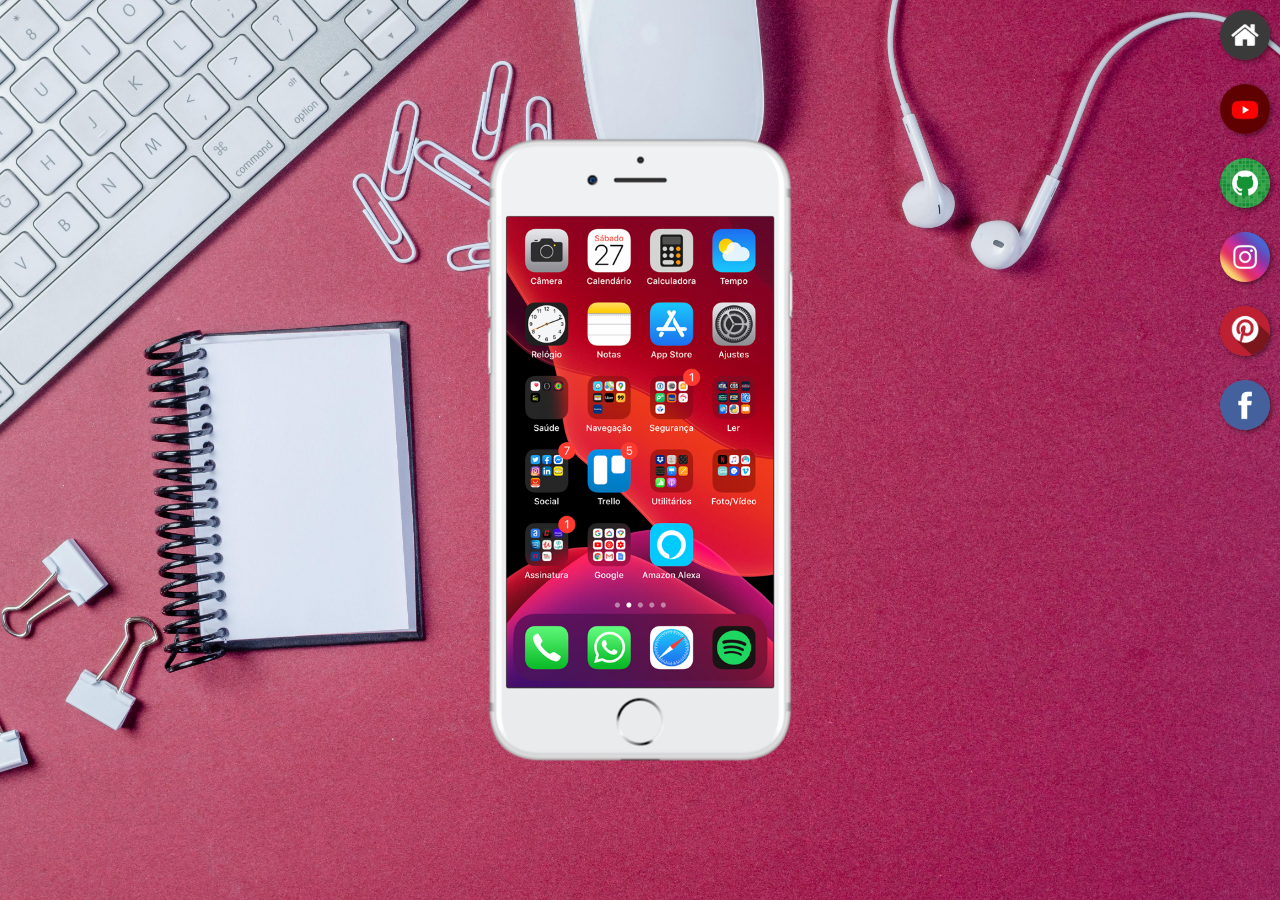
<file: index.html>
<!DOCTYPE html>
<html lang="pt-br">
<head>
    <meta charset="UTF-8">
    <meta name="viewport" content="width=device-width, initial-scale=1.0">
    <title>Projeto redes sociais</title>
    <link rel="shortcut icon" href="favicon.fabis" type="image/x-icon">
    <link rel="stylesheet" href="estilos/style.css">
</head>
<body>
    <main>
        <section id="telefone">
            <iframe src="home.html" name="tela" id="tela" frameborder="0"></iframe>
        </section>
        <section id="redes-sociais">
            <a href="home.html" target="tela"><img src="imagens/logo-home.jpg" alt="Home"></a><br>
            <a href="youtube.html" target="tela"><img src="imagens/logo-youtube.jpg" alt="Youtube"></a><br>
            <a href="github.html" target="tela"><img src="imagens/logo-github.jpg" alt="Github"></a><br>
            <a href="instagram.html" target="tela"><img src="imagens/logo-instagram.jpg" alt="Instagram"></a><br>
            <a href="pinterest.html" target="tela"><img src="imagens/logo-pinterest.png" alt="Pinterest"></a><br>
            <a href="facebook.html" target="tela"><img src="imagens/logo-facebook.jpg" alt="Facebook"></a>
        </section>
    </main>
</body>
</html>
</file>
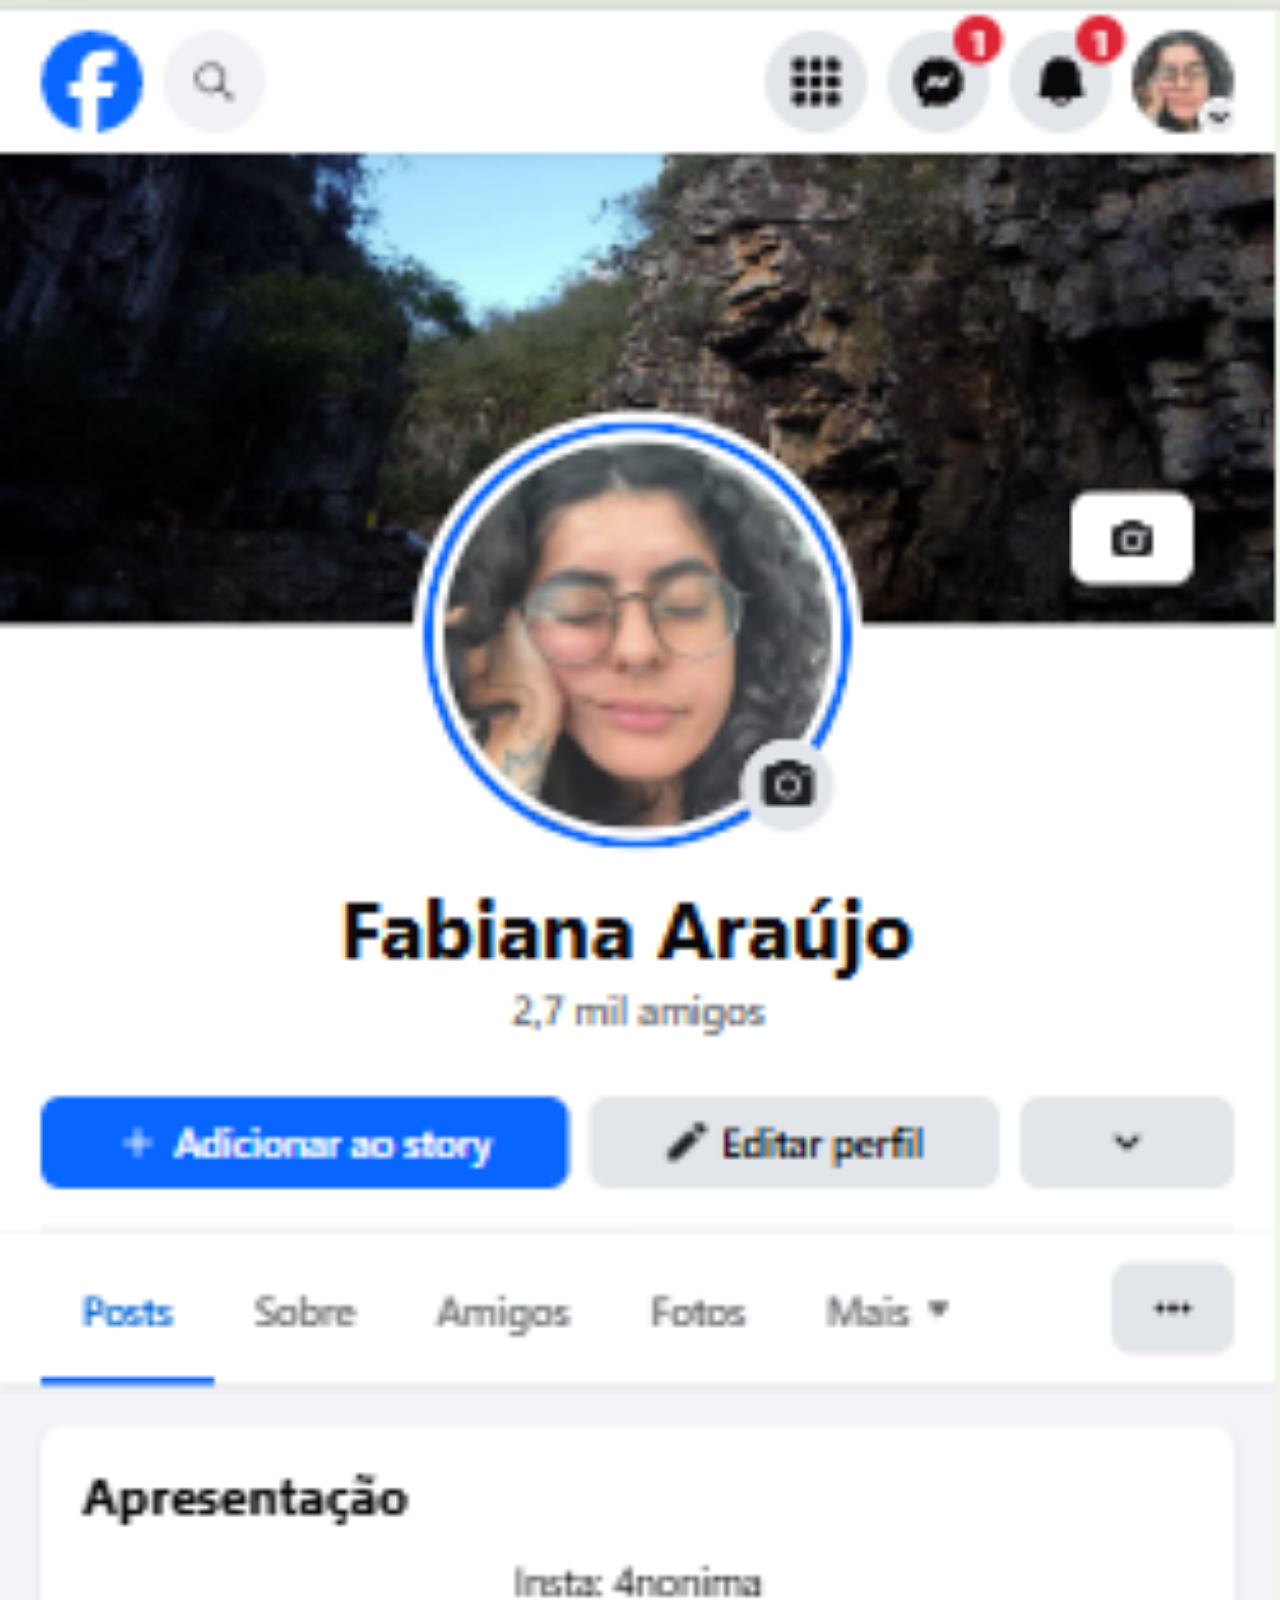
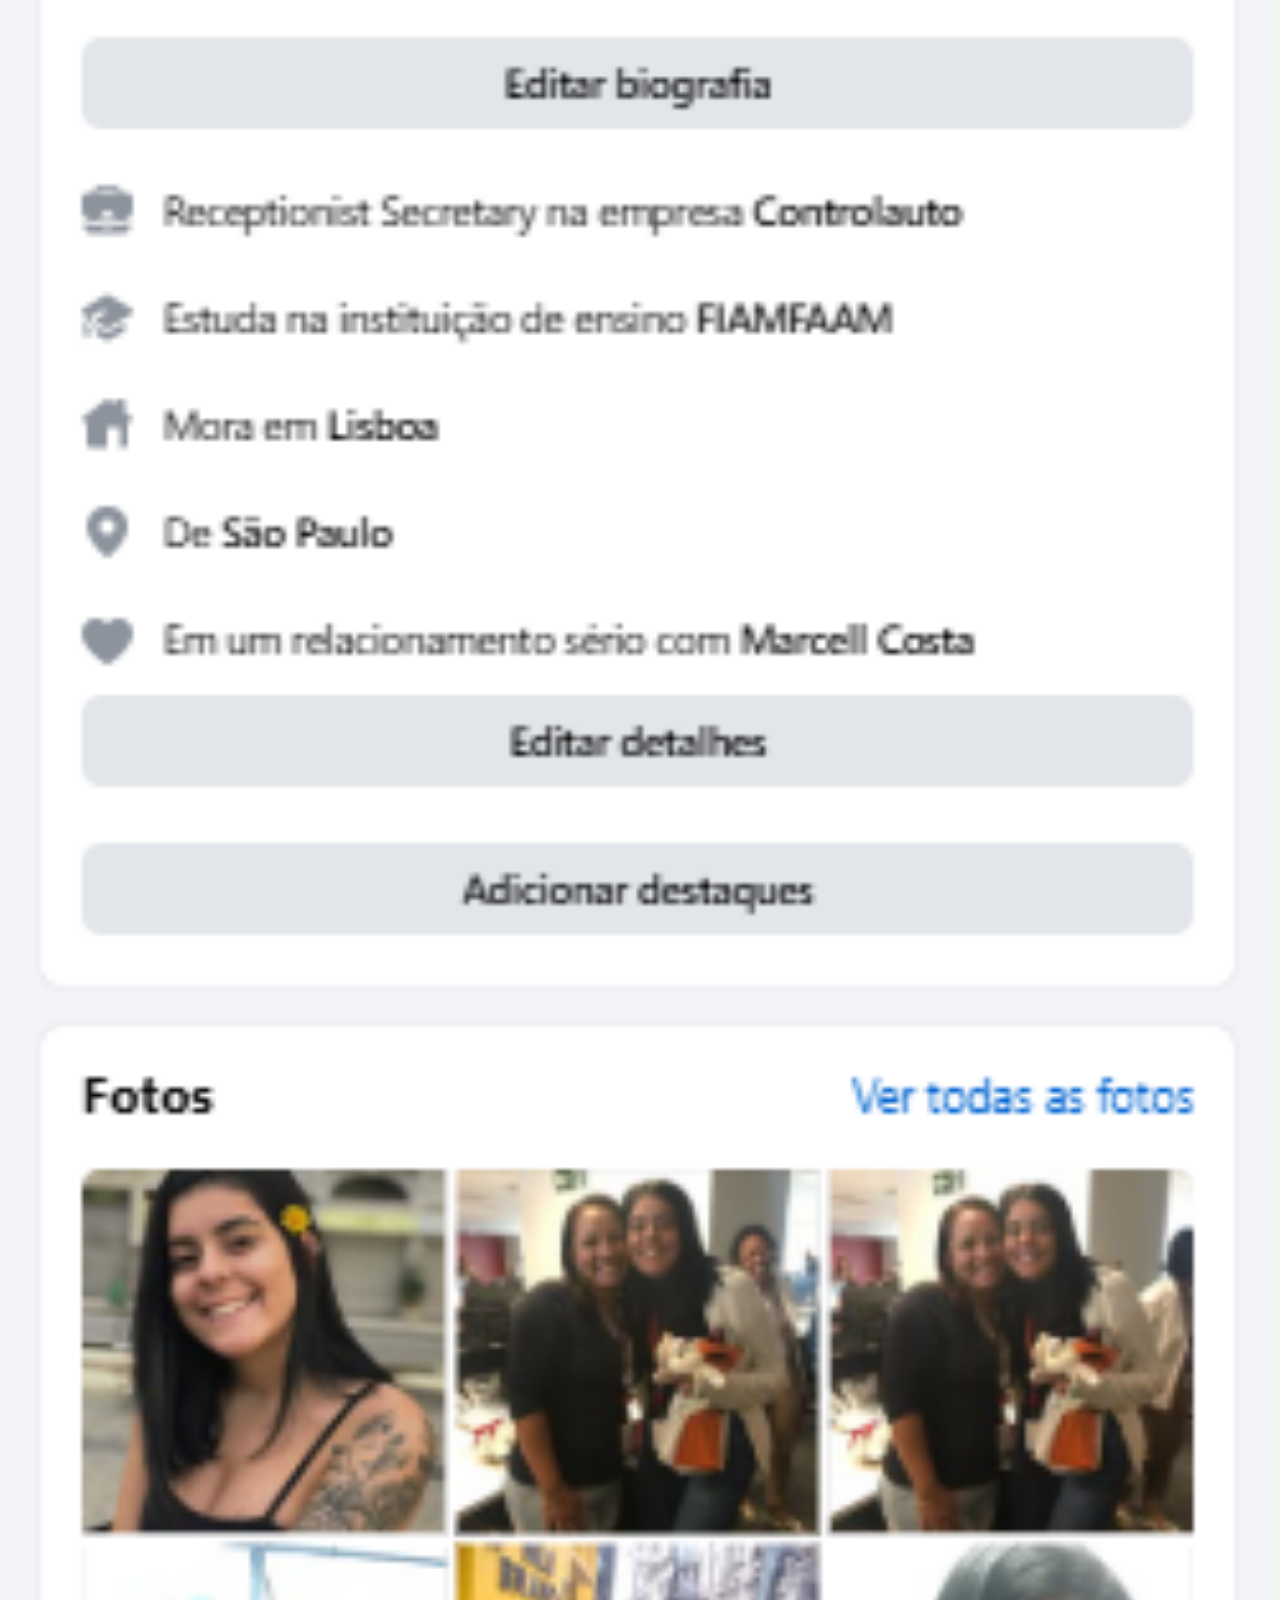
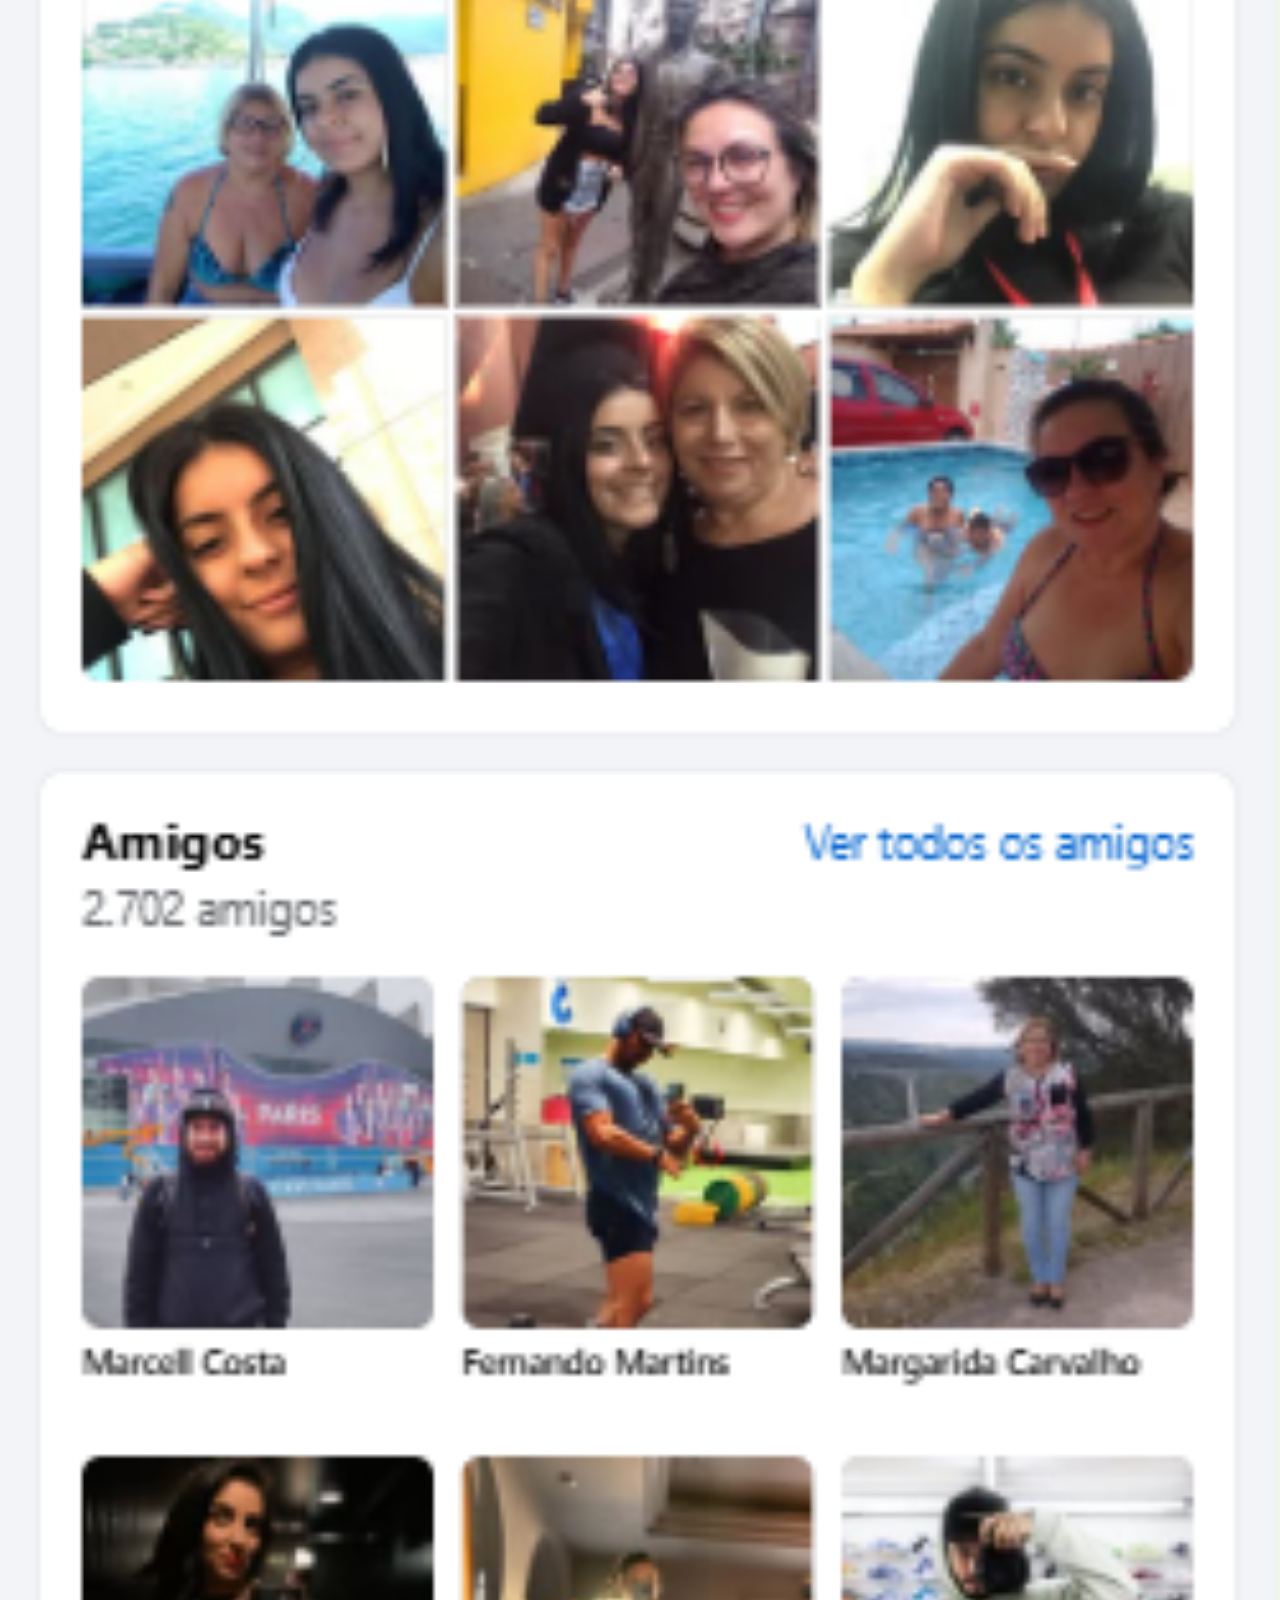
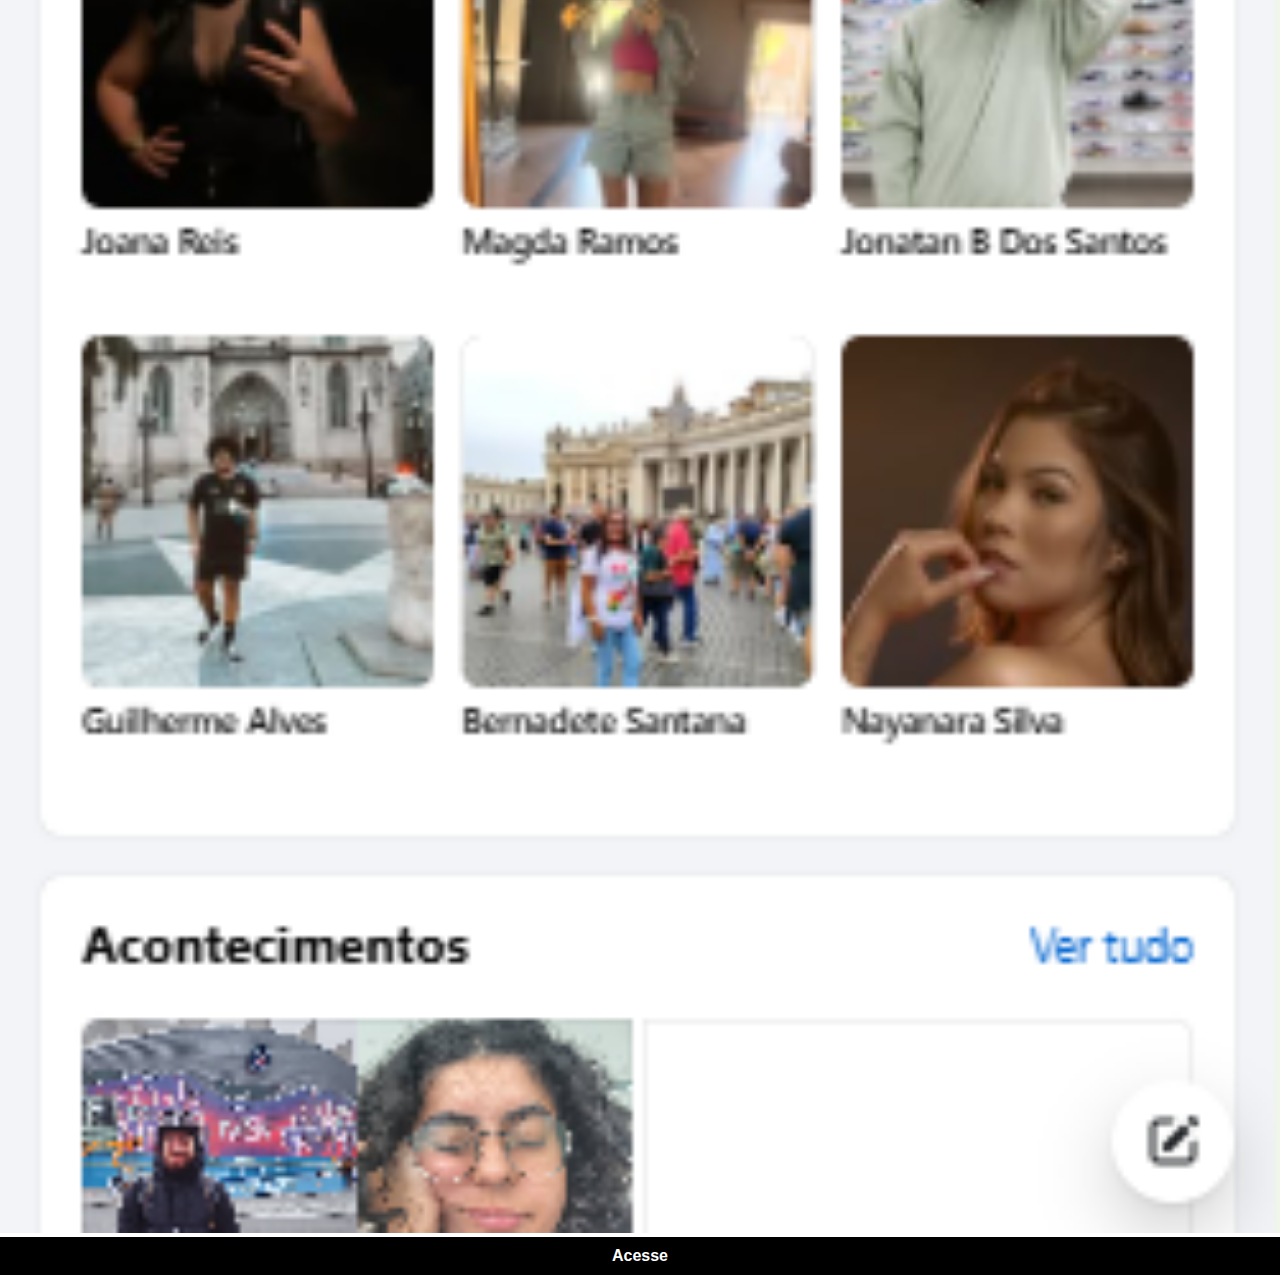
<file: facebook.html>
<!DOCTYPE html>
<html lang="pt-br">
<head>
    <meta charset="UTF-8">
    <meta name="viewport" content="width=device-width, initial-scale=1.0">
    <title>Facebook</title>
    <link rel="stylesheet" href="estilos/social.css">
</head>
<body>
    <img src="imagens/tela-face-fabis.png" alt="Facebook">
    <a href="https://www.facebook.com/ufabiana/" target="_blank">Acesse</a>
    
</body>
</html>
</file>
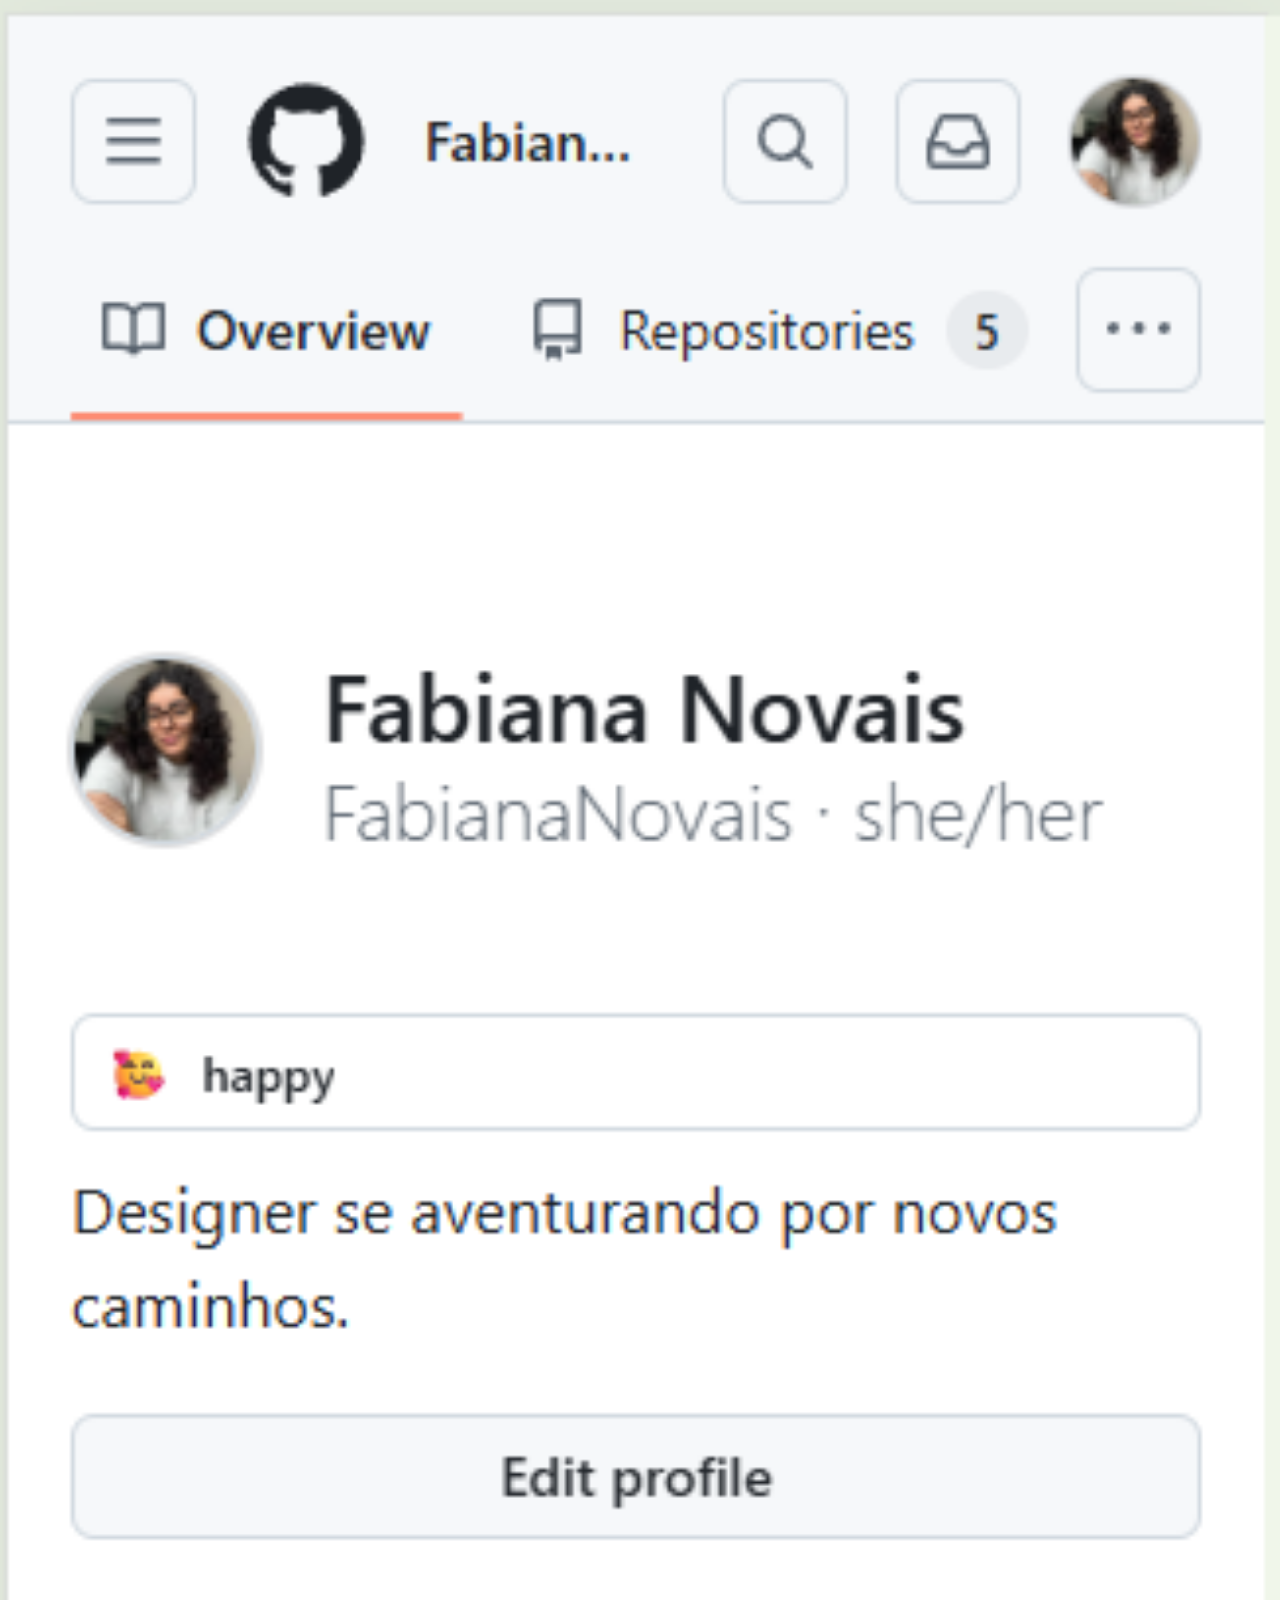
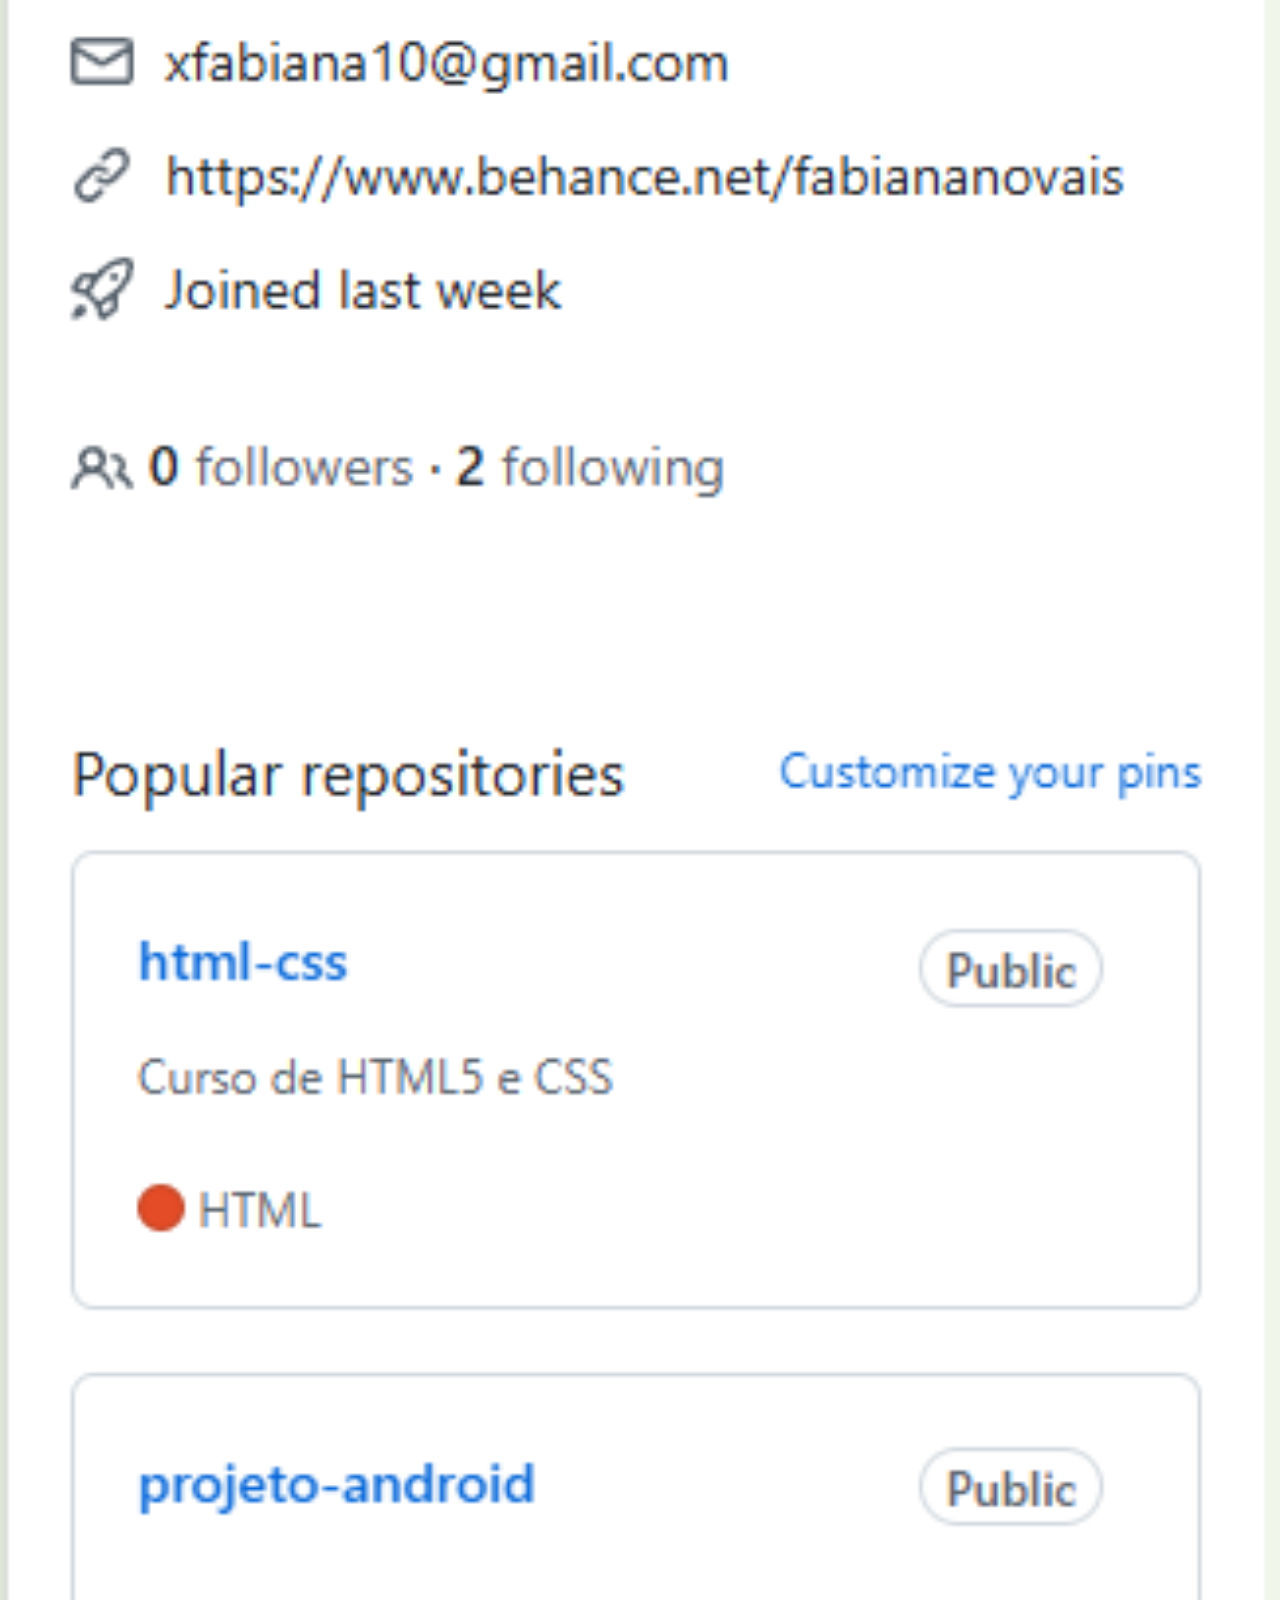
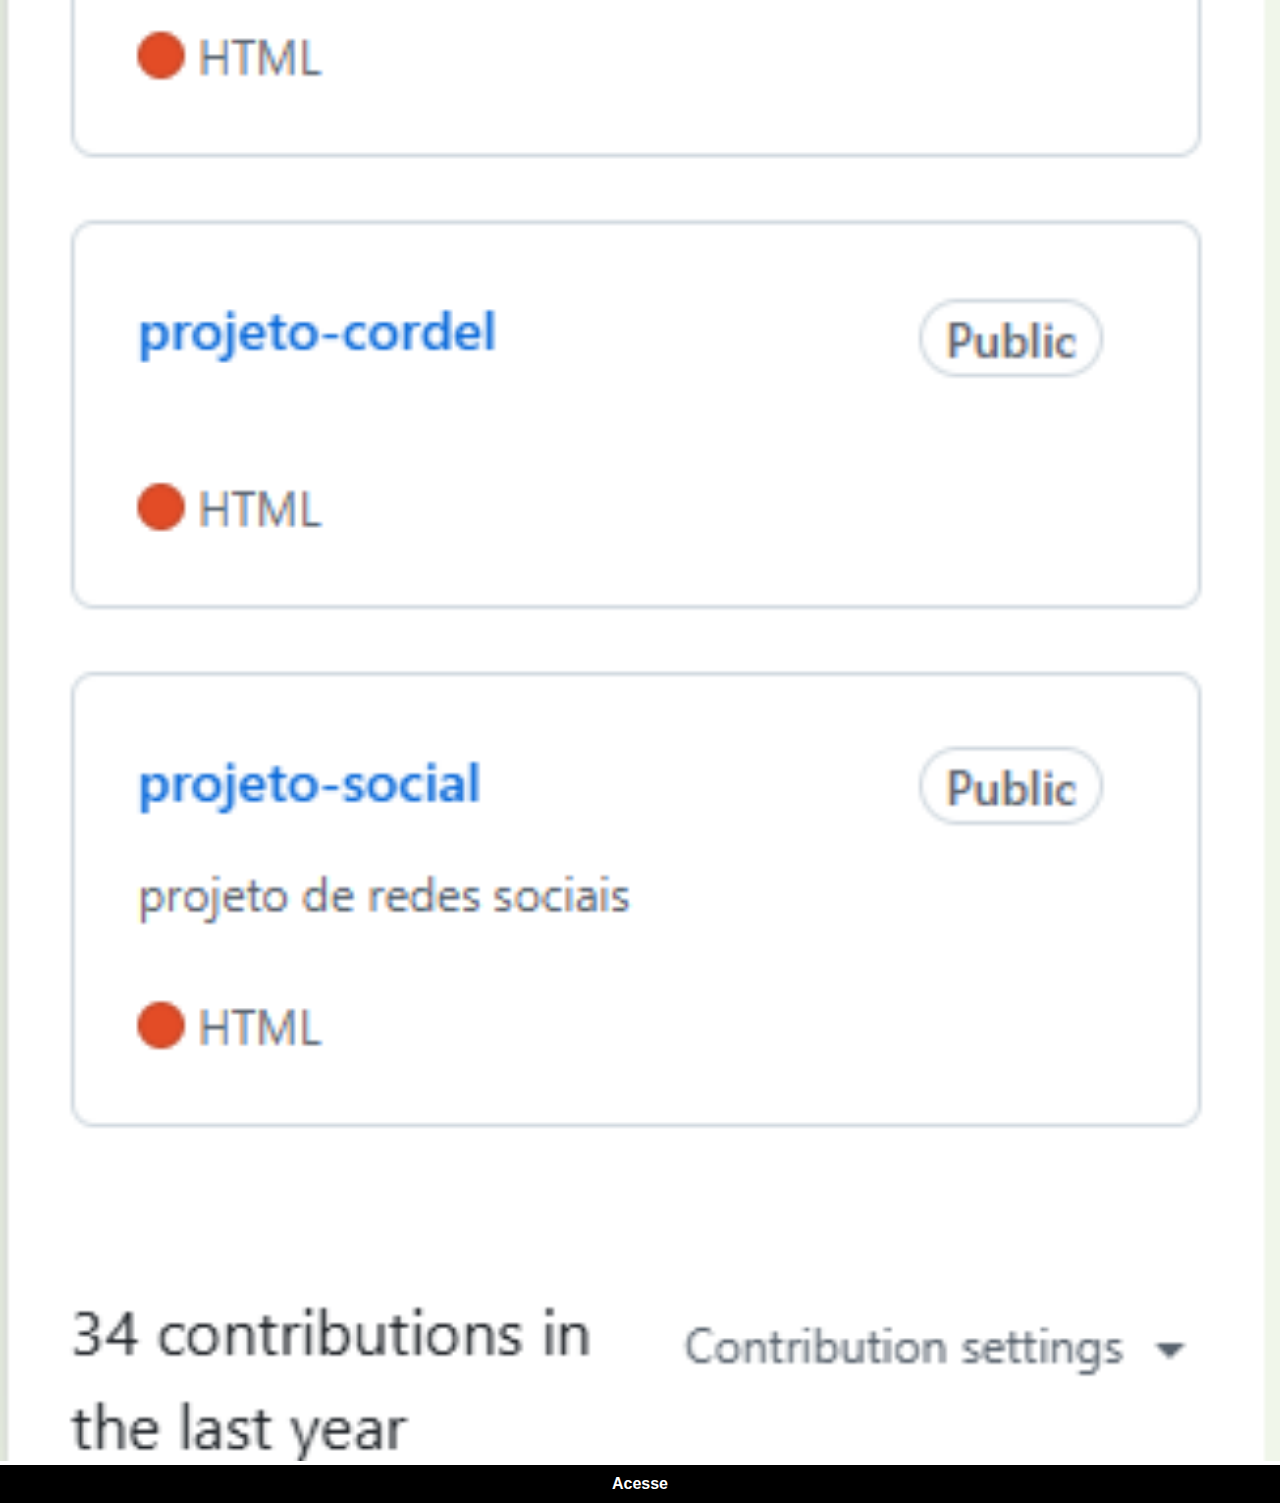
<file: github.html>
<!DOCTYPE html>
<html lang="pt-br">
<head>
    <meta charset="UTF-8">
    <meta name="viewport" content="width=device-width, initial-scale=1.0">
    <title>Github</title>
    <link rel="stylesheet" href="estilos/social.css">
</head>
<body>
    <img src="imagens/tela-git-fabis.png" alt="Github">
    <a href="https://github.com/FabianaNovais" target="_blank">Acesse</a>
</body>
</html>
</file>
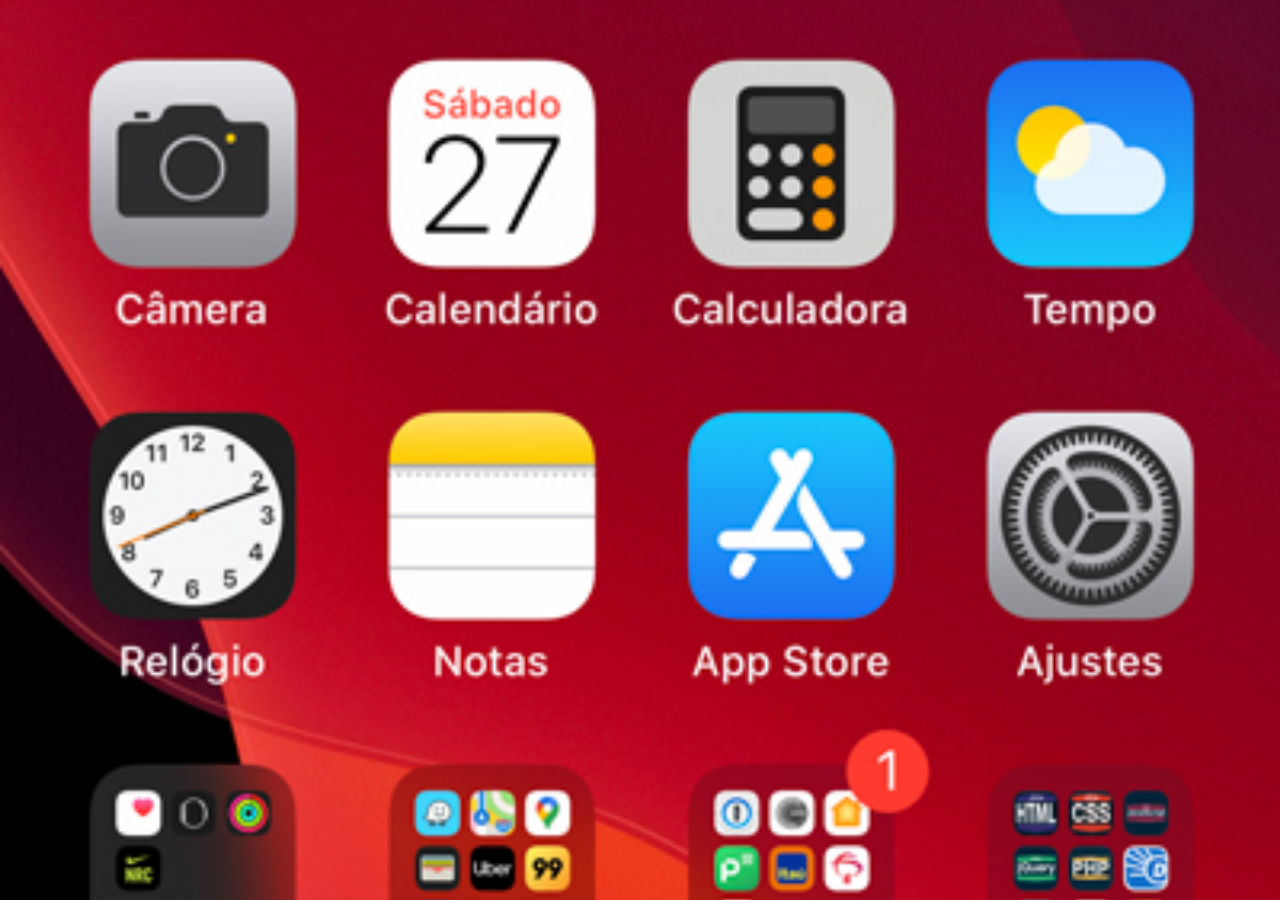
<file: home.html>
<!DOCTYPE html>
<html lang="pt-br">
<head>
    <meta charset="UTF-8">
    <meta name="viewport" content="width=device-width, initial-scale=1.0">
    <title>Home</title>
</head>
<style>
* {
    margin: 0px;
    padding: 0px;
}

body {
    width: 100vw;
    height: 100vh;
    background: black url('imagens/tela-home.jpg') no-repeat top center;
    background-size: cover;
}
</style>
<body>
    
</body>
</html>
</file>
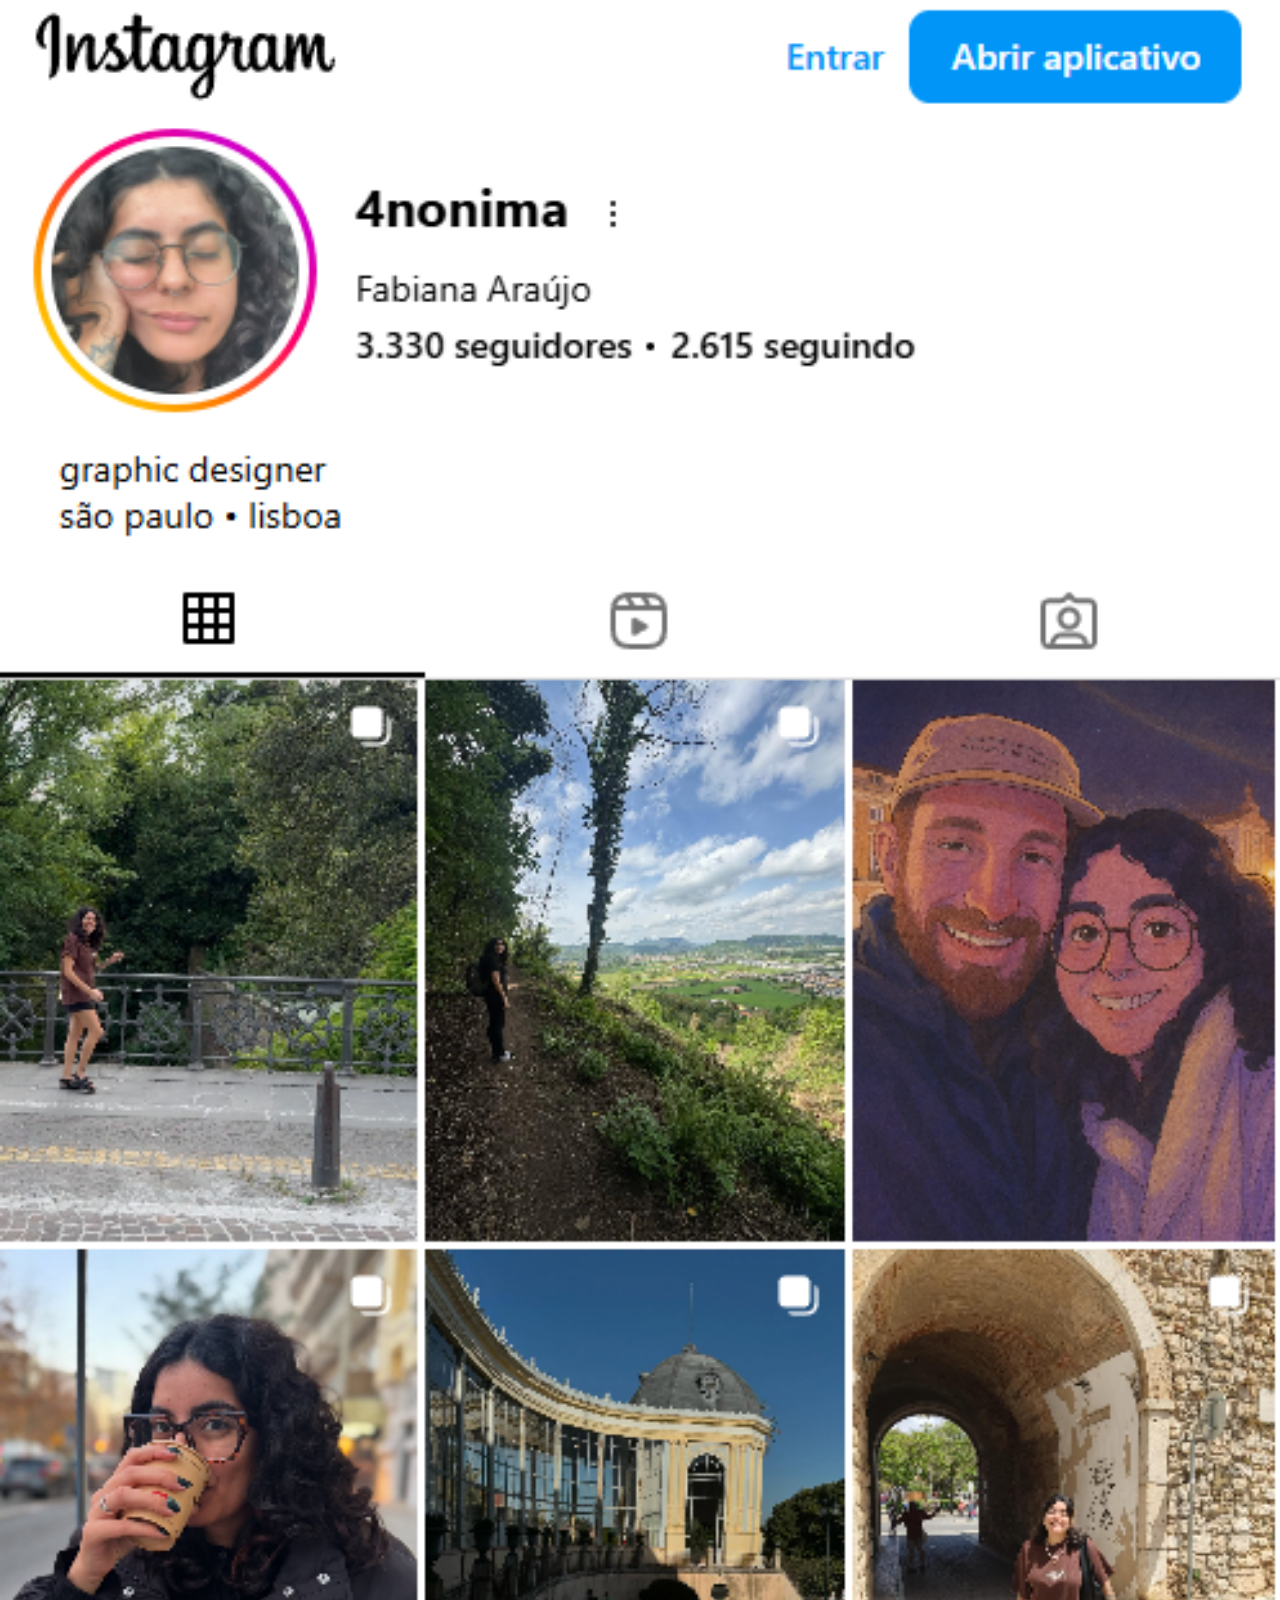
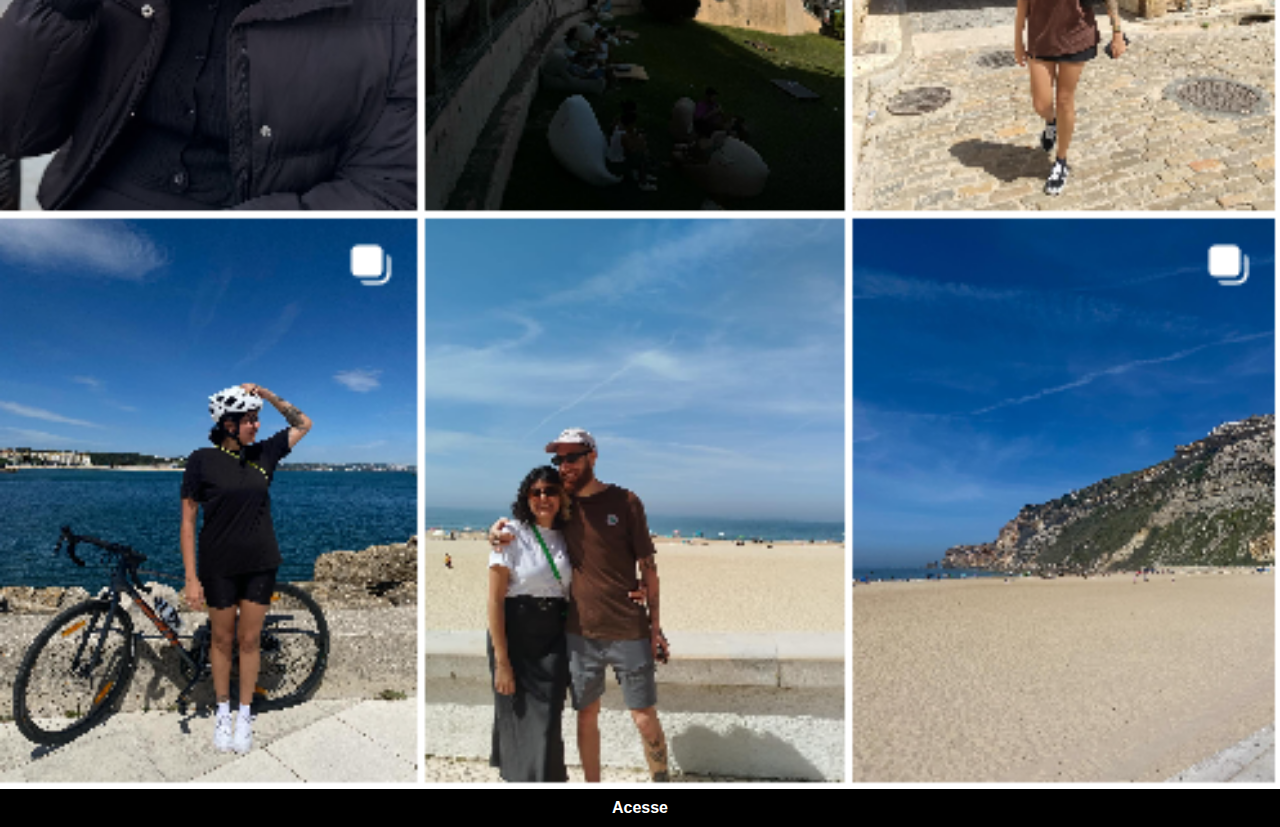
<file: instagram.html>
<!DOCTYPE html>
<html lang="pt-br">
<head>
    <meta charset="UTF-8">
    <meta name="viewport" content="width=device-width, initial-scale=1.0">
    <title>Instagram</title>
    <link rel="stylesheet" href="estilos/social.css">
</head>
<body>
   <img src="imagens/tela-insta-fabis.png" alt="Instagram">
   <a href="https://www.instagram.com/4nonima/#" target="_blank">Acesse</a> 
</body>
</html>
</file>
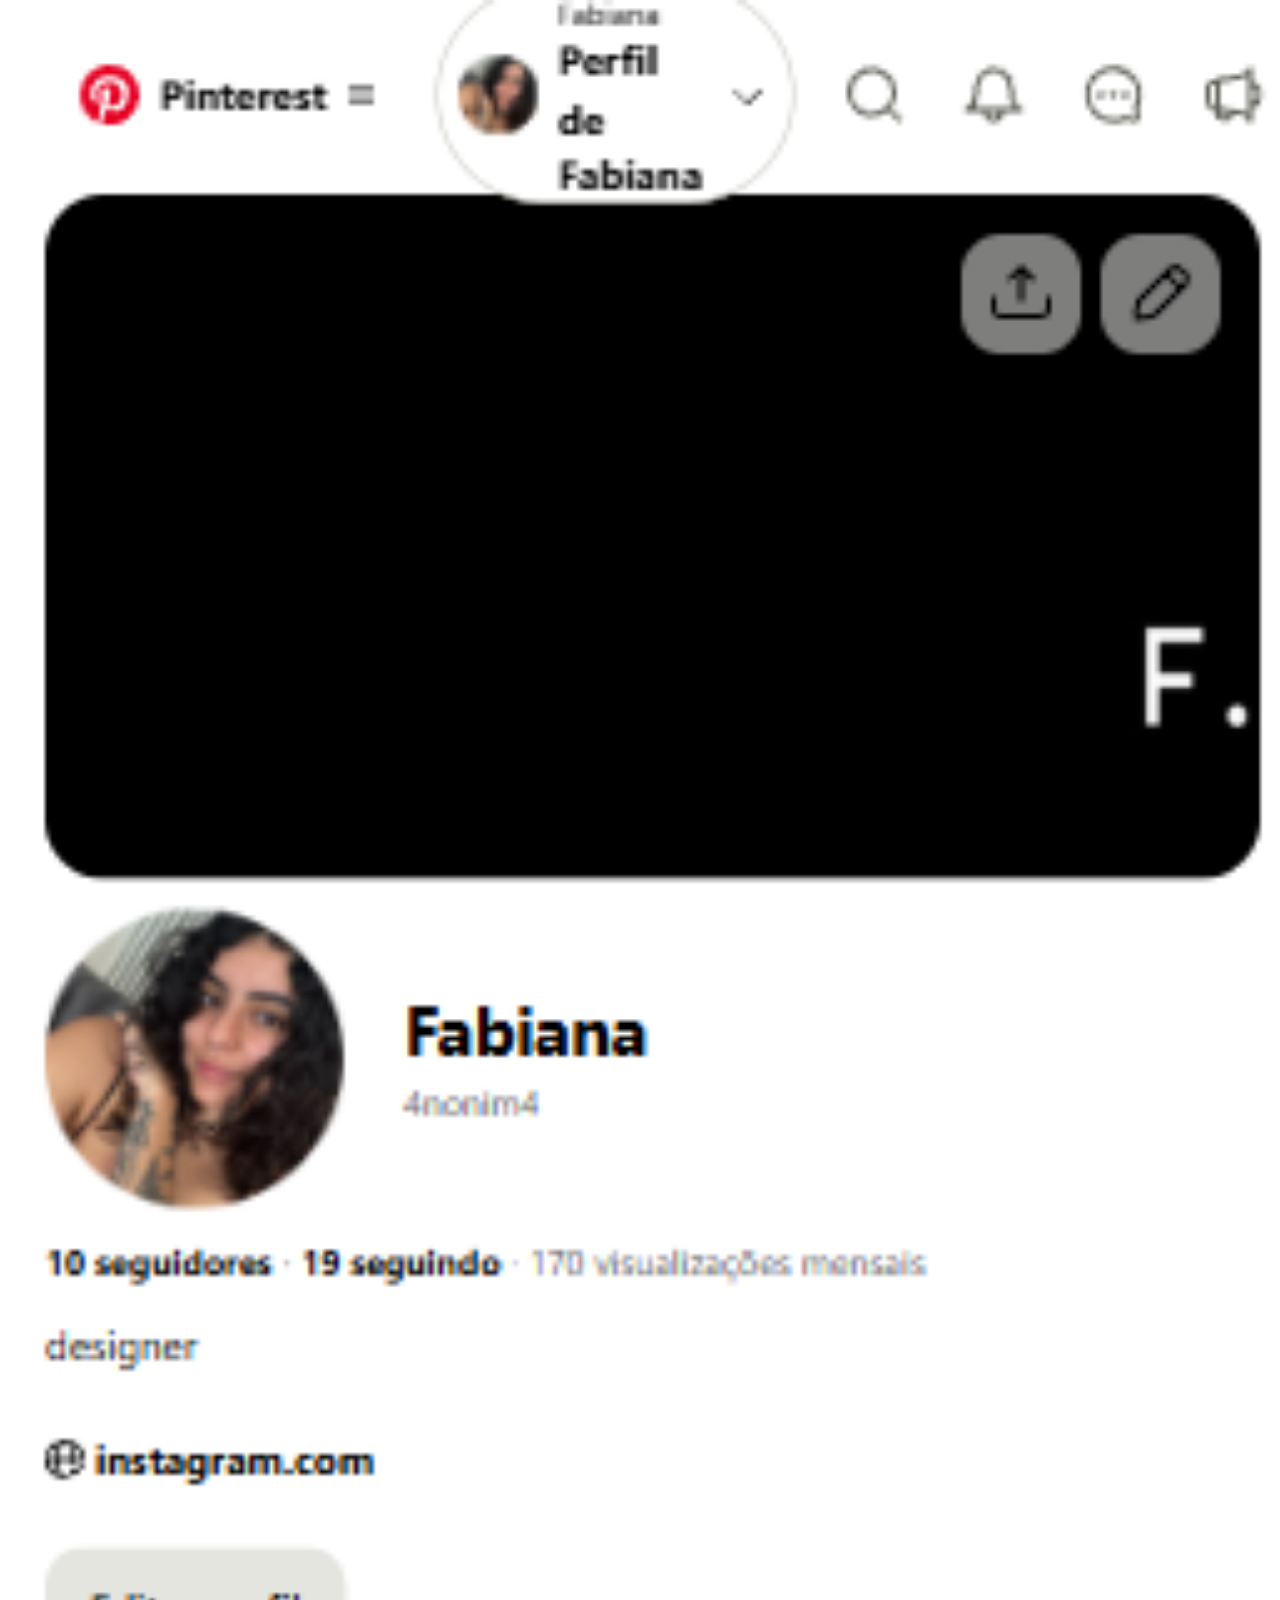
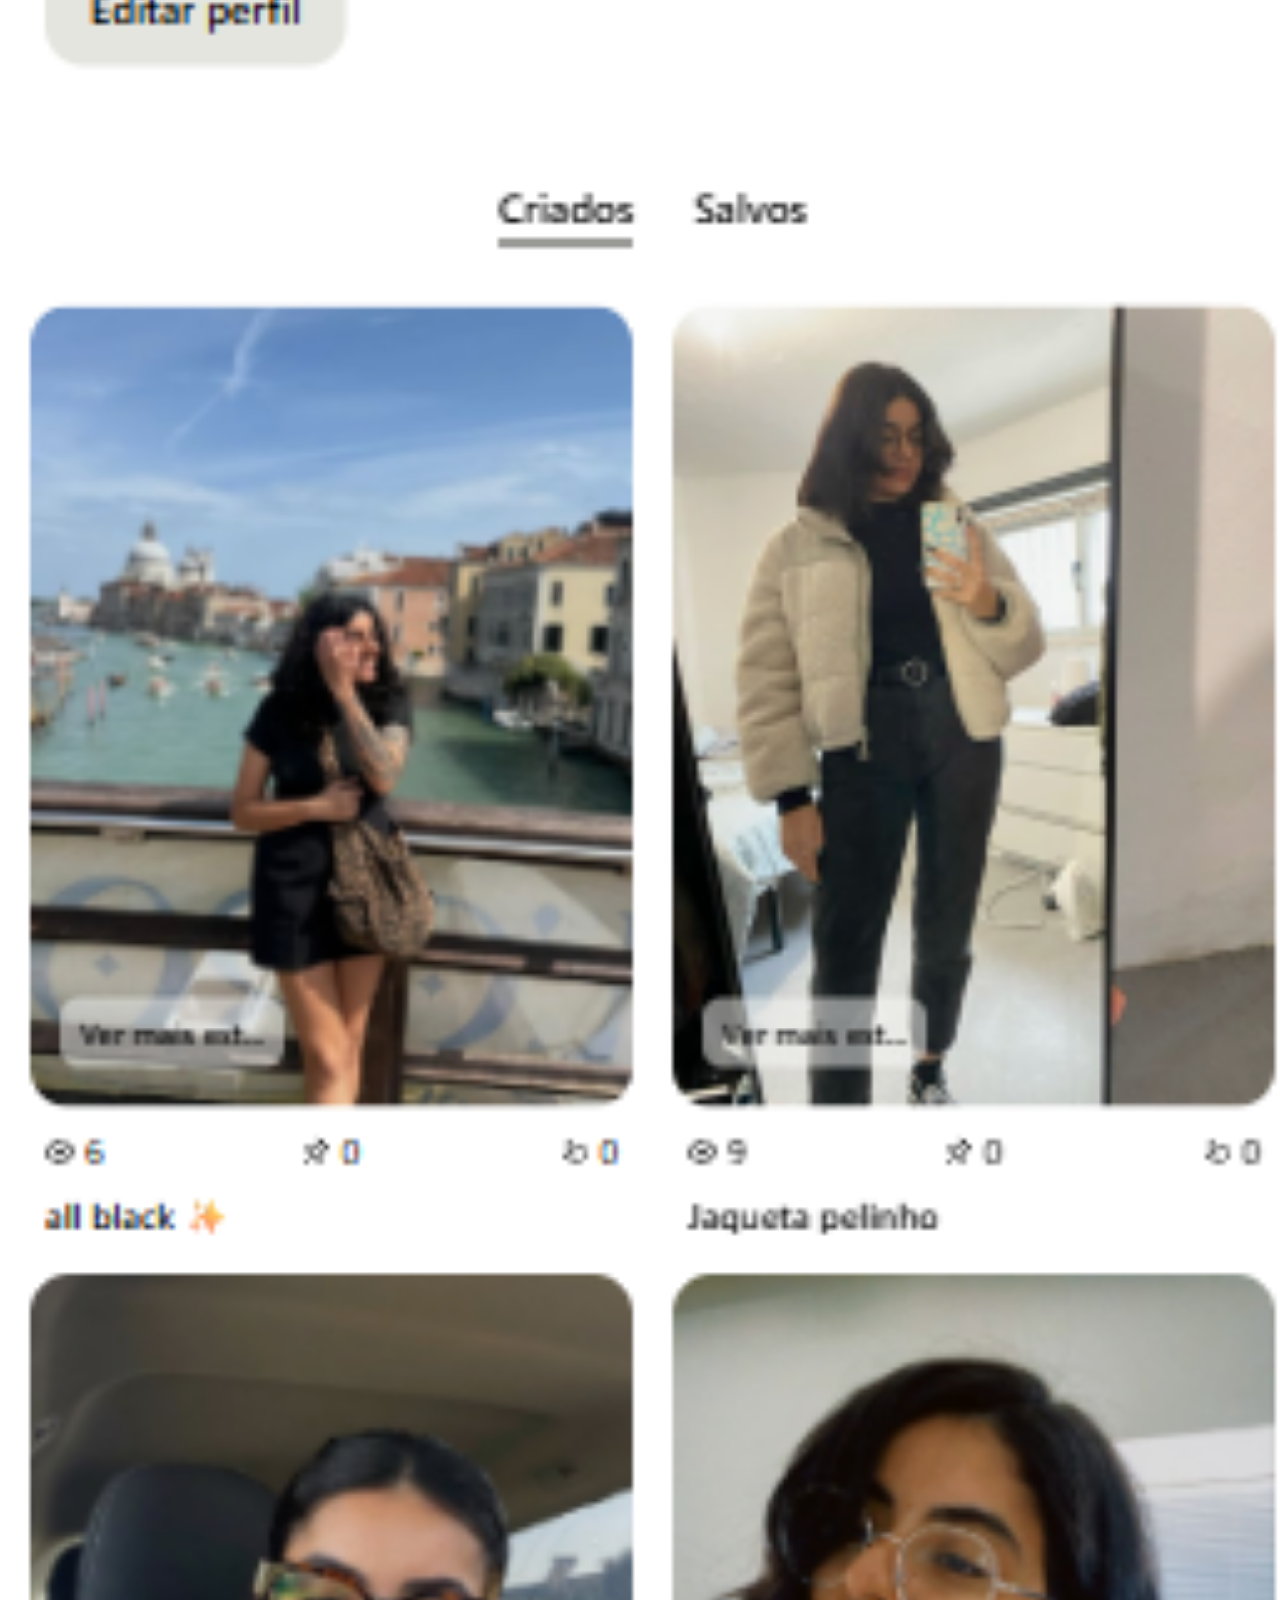
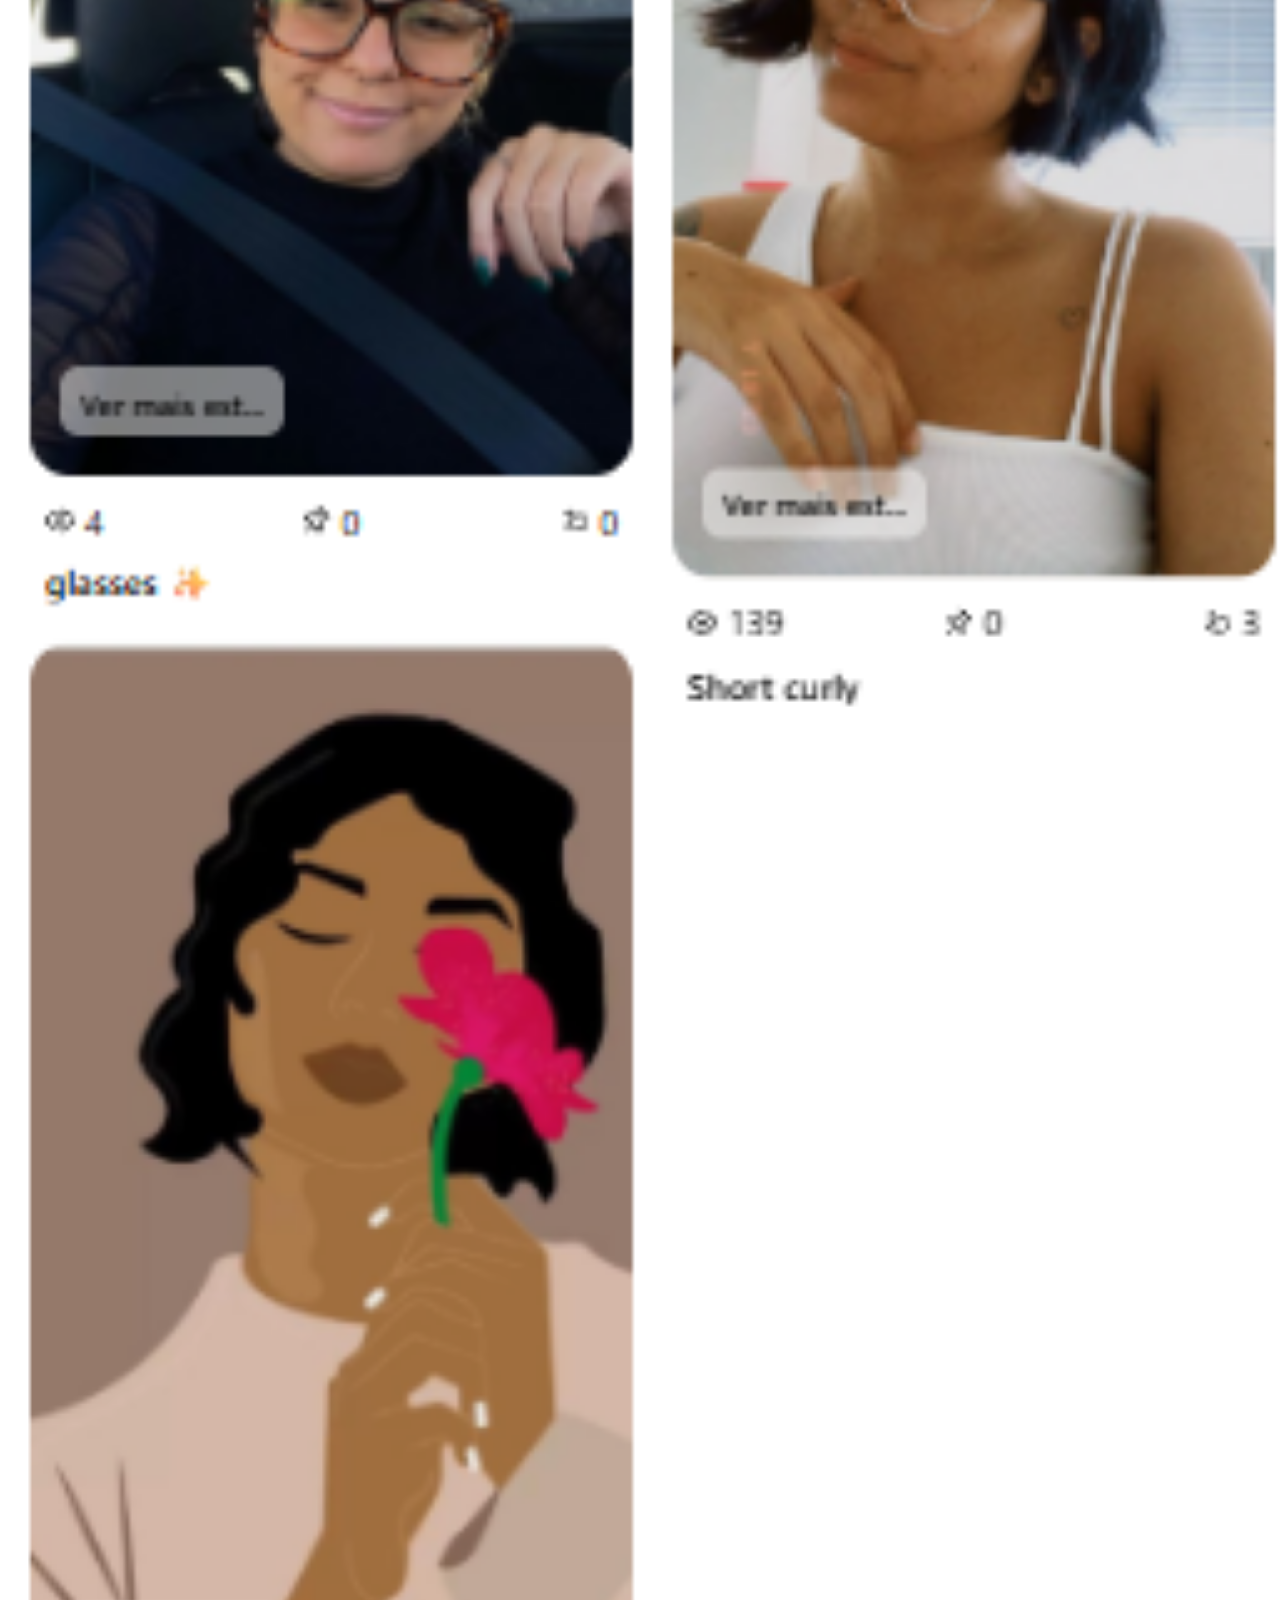
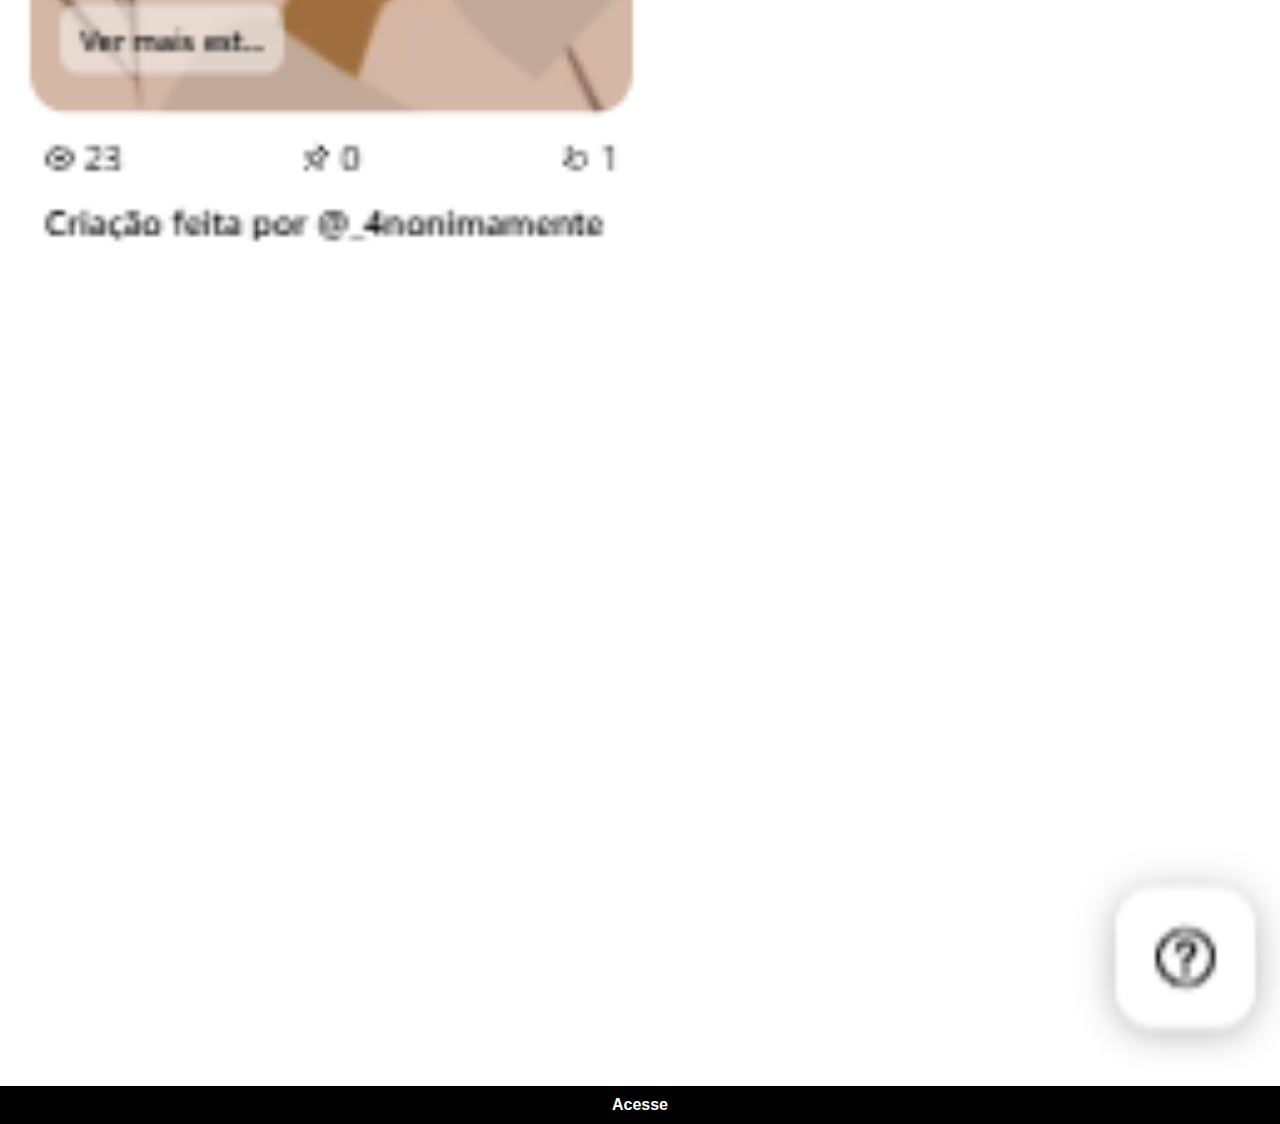
<file: pinterest.html>
<!DOCTYPE html>
<html lang="pt-br">
<head>
    <meta charset="UTF-8">
    <meta name="viewport" content="width=device-width, initial-scale=1.0">
    <title>Pinterest</title>
    <link rel="stylesheet" href="estilos/social.css">
</head>
<body>
    <img src="imagens/tela-pin-fabis.png" alt="Pinterest">
    <a href="https://br.pinterest.com/4nonim4/" target="_blank">Acesse</a>
</body>
</html>
</file>
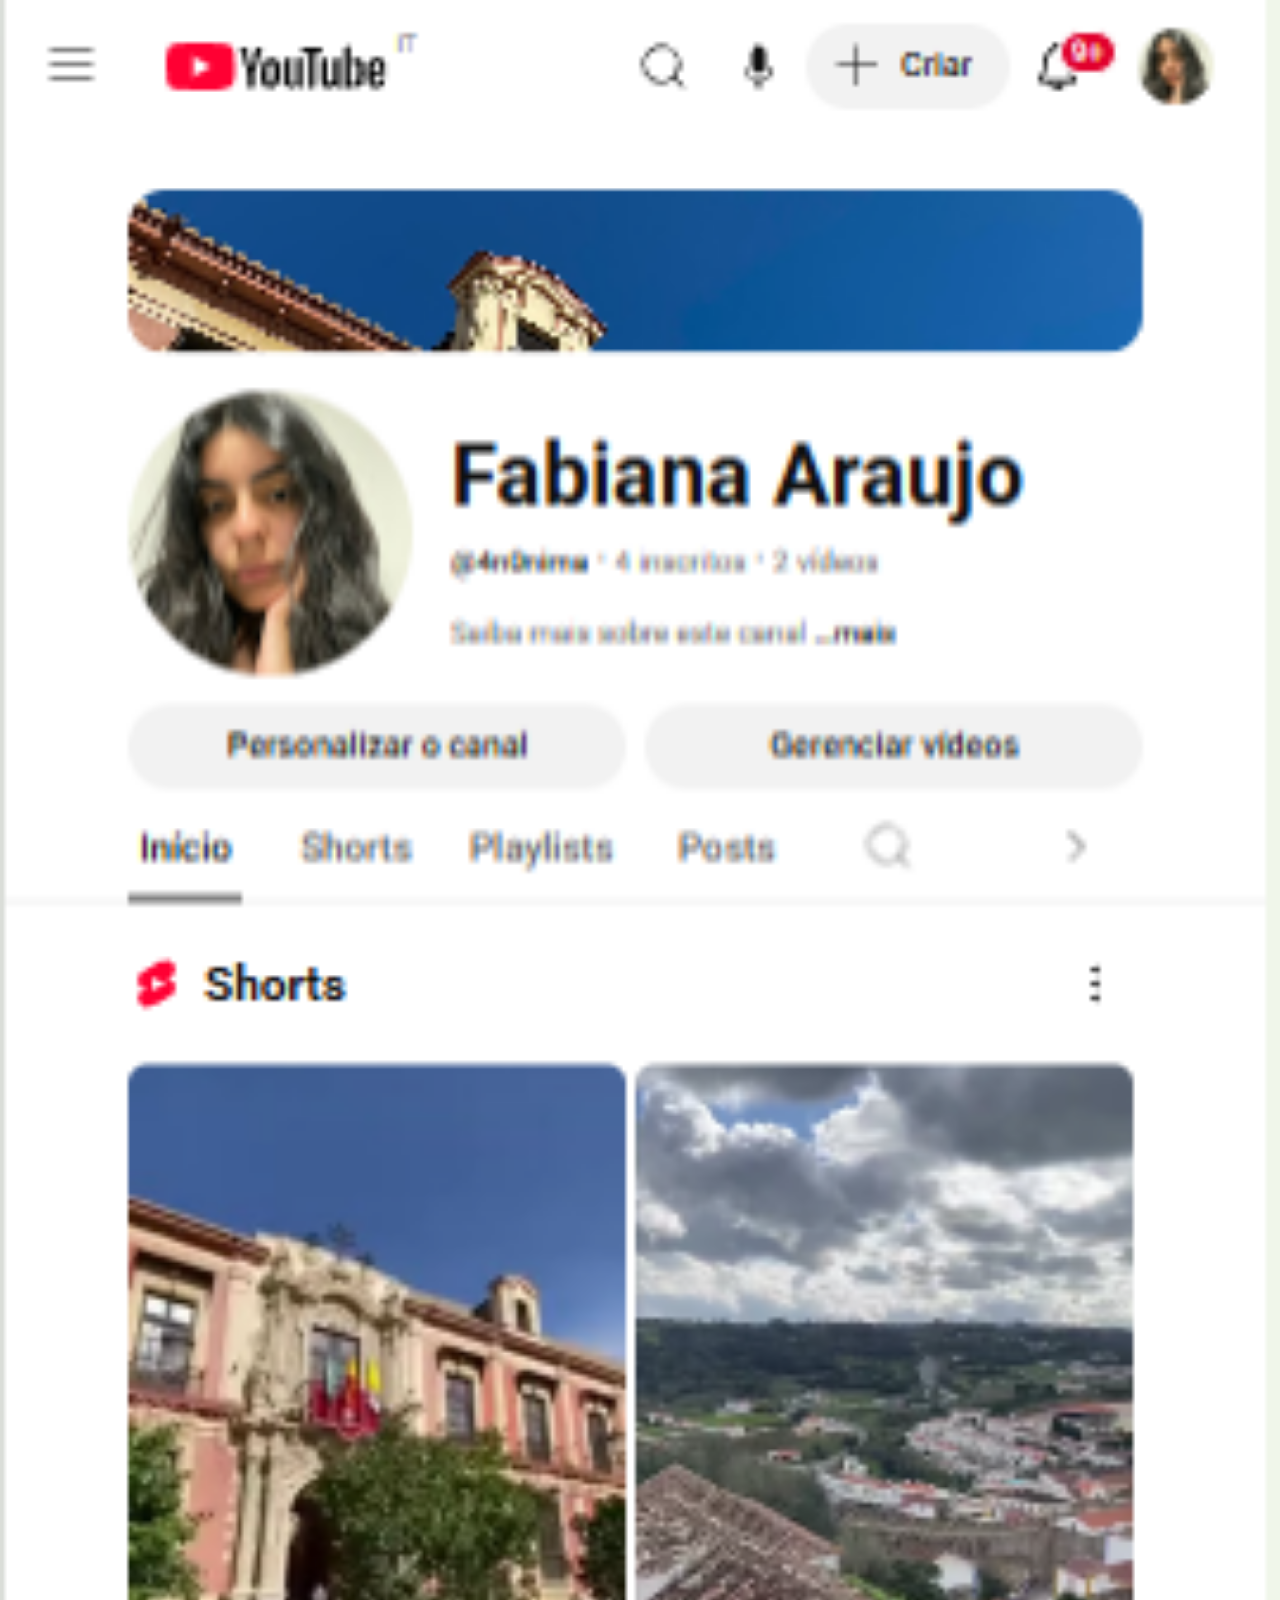
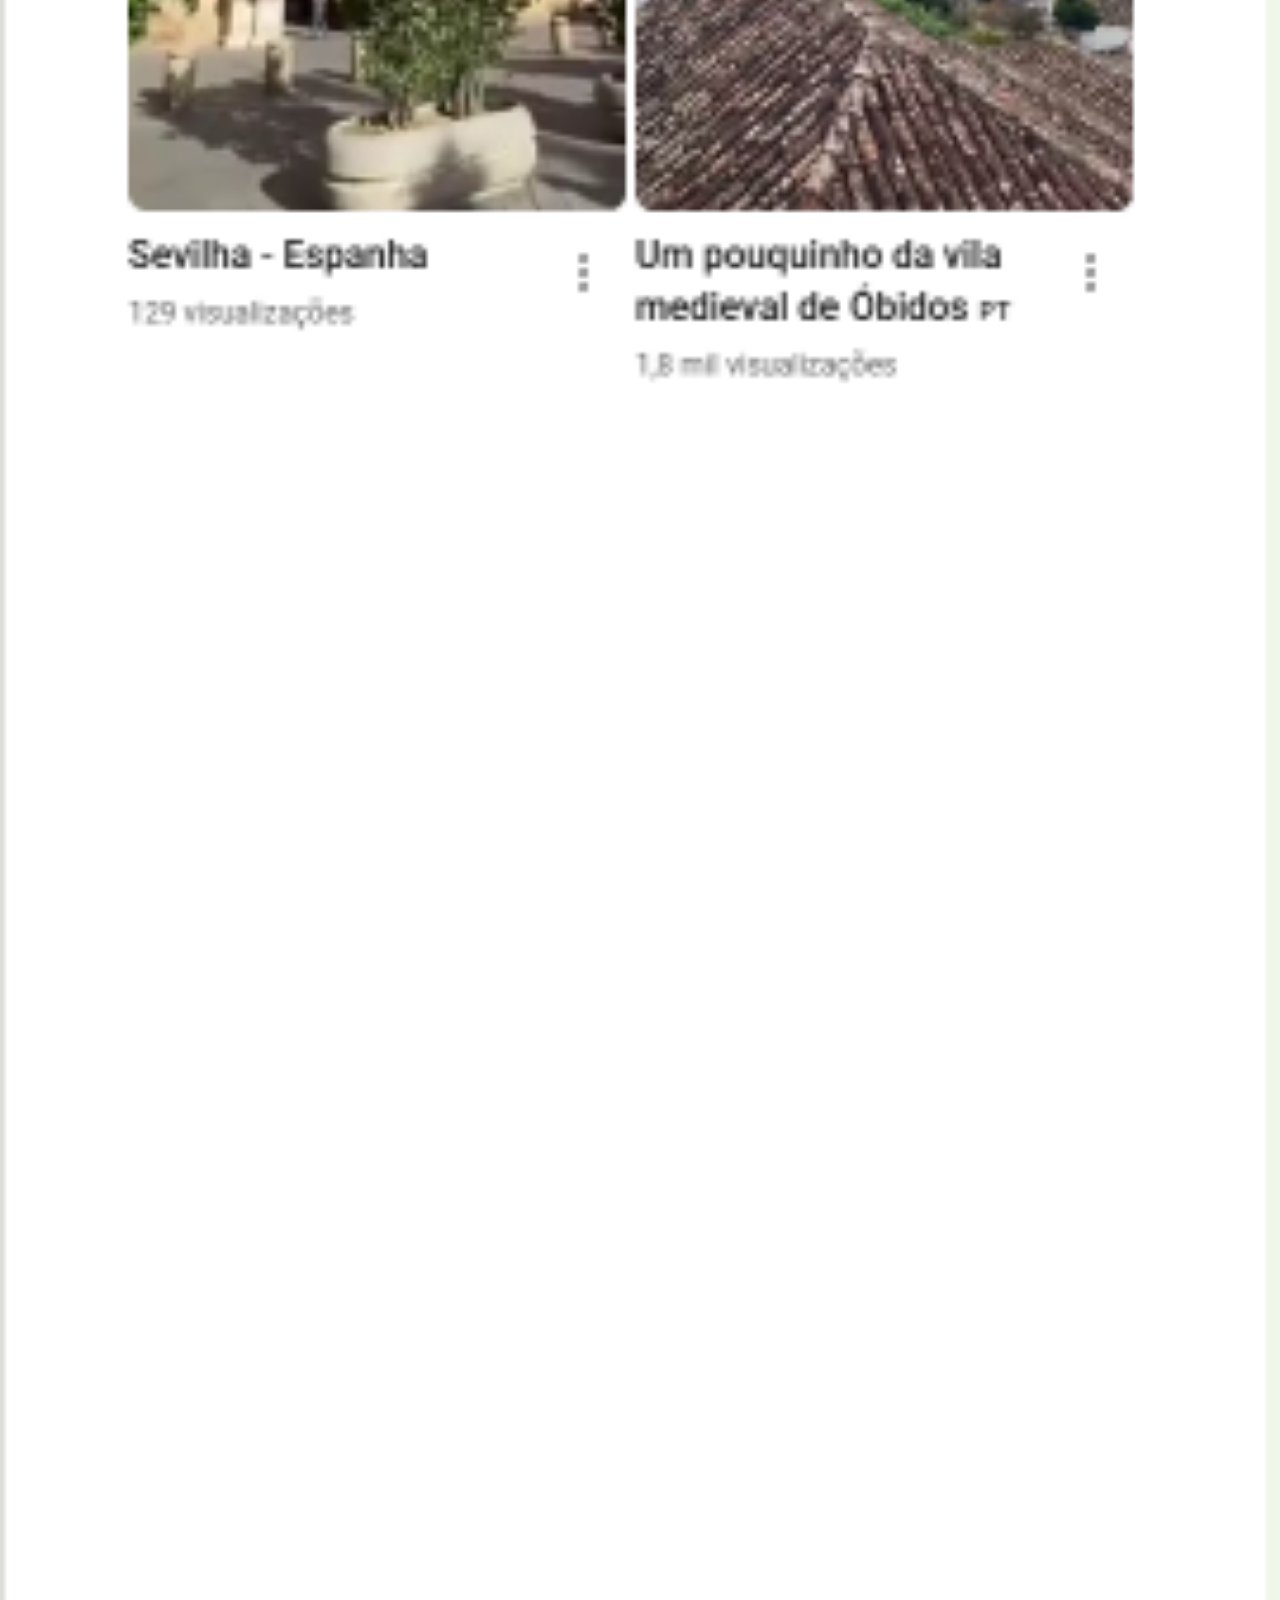
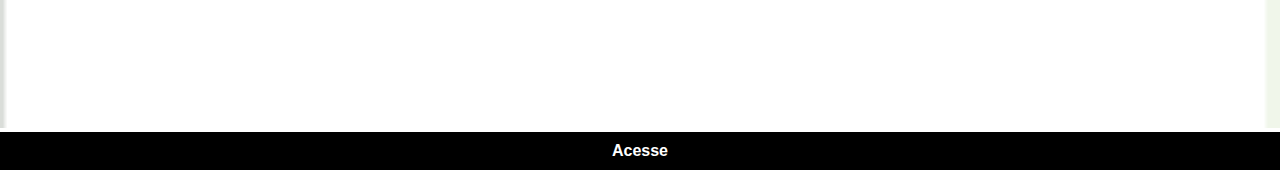
<file: youtube.html>
<!DOCTYPE html>
<html lang="pt-br">
<head>
    <meta charset="UTF-8">
    <meta name="viewport" content="width=device-width, initial-scale=1.0">
    <title>Youtube</title>
    <link rel="stylesheet" href="estilos/social.css">
</head>
<body>
    <img src="imagens/tela-yt-fabis.png" alt="Youtube"><a href="https://www.youtube.com/@4n0nima/shorts" target="_blank">Acesse</a>
</body>
</html>
</file>
<file: estilos/style.css>
@charset "UTF-8";

* {
    margin: 0px;
    padding: 0px;
    font-family: Arial, Helvetica, sans-serif
}

html, body {
    height: 100vh;
    width: 100vw;
    background-color: black;
}

body {
    background: url('../imagens/fundo-fabis.jpg') no-repeat right;
    background-size: cover;
    background-attachment: fixed;
}
main {
    position: relative;
    height: 100vh;
}

section#telefone {
    position: absolute;
    top: 50%;
    left: 50%;
    transform: translate(-50%, -50%);
    height: 627px;
    width: 311px;
    background: url('../imagens/frame-iphone.png') no-repeat;
}

iframe#tela {
    position: relative;
    top: 80px;
    left: 22px;
    width: 267px;
    height: 471px;
}

section#redes-sociais {
    text-align: right;
}

section#redes-sociais img {
    width: 50px;
    margin: 10px;
    border-radius: 50%;
    box-shadow: 2px 2px 5px rgba(0, 0, 0, 0.438);
    box-sizing: border-box;
}

section#redes-sociais img:hover {
    border: 2px solid rgba(255, 255, 255, 0.705);
    transform: translate(-3px, -3px);
    box-shadow: 5px 5px 10px rgba(0, 0, 0, 0.548);
    transition: transform 0.5s, border 1s;
}
</file>
<file: estilos/social.css>
@charset "UTF-8";

* {
    margin: 0px;
    padding: 0px;
    font-family: Arial, Helvetica, sans-serif;
}

::-webkit-scrollbar {
    width: 0px;
    height: 0px;
}

img {
    width: 100vw;
}

a {
    display: block;
    background-color: black;
    color: white;
    padding: 10px;
    text-align: center;
    font-weight: bolder;
    text-decoration: none;
}

a:hover {
    background-color: palevioletred;
}
</file>
